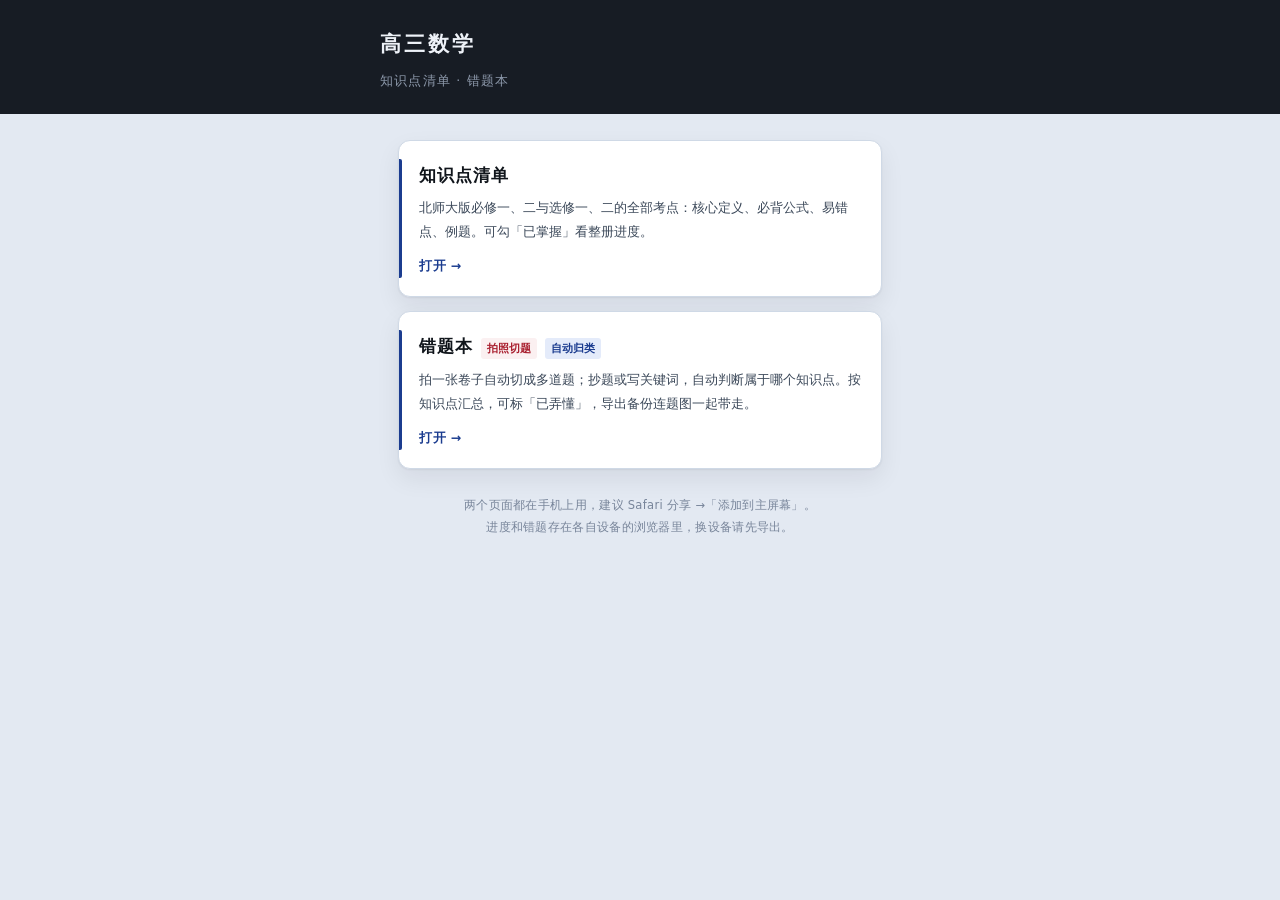
<file: index.html>
<!DOCTYPE html>
<html lang="zh-CN">
<head>
<meta charset="utf-8">
<meta name="viewport" content="width=device-width, initial-scale=1, viewport-fit=cover">
<meta name="theme-color" content="#171c24">
<title>高三数学 · 知识点与错题本</title>
<style>
  :root {
    --nav-bg:#171c24; --nav-text:#eef2f8; --nav-dim:#8d99ab;
    --page-bg:#e3e9f2; --panel:#fff; --panel-2:#f2f6fb;
    --line:#cfd9e6; --line-2:#e6ecf4;
    --ink:#10151b; --ink-2:#3b4859; --ink-3:#78859a;
    --blue:#2a56c6; --blue-deep:#1b3c8f; --blue-soft:#e4ebfa; --warn:#a91f2f;
    --serif:"Songti SC","Source Han Serif SC","Noto Serif SC",Georgia,serif;
    --sans:-apple-system,BlinkMacSystemFont,"PingFang SC","Hiragino Sans GB","Microsoft YaHei",system-ui,sans-serif;
  }
  * { box-sizing: border-box; -webkit-tap-highlight-color: transparent; }
  html, body { min-height: 100%; }
  body {
    margin: 0;
    min-height: 100vh;
    background: var(--page-bg);
    color: var(--ink);
    font: 15px/1.75 var(--sans);
    display: flex;
    flex-direction: column;
    align-items: center;
    padding-bottom: calc(36px + env(safe-area-inset-bottom));
    -webkit-font-smoothing: antialiased;
  }

  .nav {
    width: 100%;
    background: var(--nav-bg);
    padding: 26px 18px 22px;
    margin-bottom: 26px;
  }
  .nav-in { max-width: 520px; margin: 0 auto; }
  h1 {
    margin: 0;
    font-family: var(--serif);
    font-size: 21px;
    font-weight: 700;
    letter-spacing: 3px;
    color: var(--nav-text);
  }
  .nav p {
    margin: 7px 0 0;
    font-size: 12.5px;
    letter-spacing: 1.2px;
    color: var(--nav-dim);
  }

  .cards { width: 100%; max-width: 520px; padding: 0 18px; display: grid; gap: 14px; }

  a.card {
    display: block;
    text-decoration: none;
    color: inherit;
    background: var(--panel);
    border: 1px solid var(--line);
    border-radius: 12px;
    padding: 20px 20px 18px;
    position: relative;
    box-shadow: 0 1px 2px rgba(16,21,27,.06), 0 10px 24px rgba(16,21,27,.07);
    transition: transform .14s ease, box-shadow .14s ease;
  }
  a.card::before {
    content: "";
    position: absolute;
    left: 0; top: 18px; bottom: 18px;
    width: 3px;
    background: var(--blue-deep);
    border-radius: 0 2px 2px 0;
  }
  a.card:active { transform: scale(.995); }
  @media (hover:hover) {
    a.card:hover { box-shadow: 0 2px 4px rgba(16,21,27,.07), 0 16px 34px rgba(16,21,27,.1); transform: translateY(-1px); }
  }
  .card h2 {
    margin: 0 0 6px;
    font-family: var(--serif);
    font-size: 17px;
    font-weight: 700;
    letter-spacing: 1px;
    color: var(--ink);
    display: flex;
    align-items: baseline;
    gap: 8px;
    flex-wrap: wrap;
  }
  .card p { margin: 0; font-size: 13px; color: var(--ink-2); line-height: 1.8; }
  .card .go {
    display: inline-block;
    margin-top: 12px;
    font-size: 12.5px;
    letter-spacing: .5px;
    color: var(--blue-deep);
    font-weight: 600;
  }
  .tag {
    font-family: var(--sans);
    font-size: 10.5px;
    font-weight: 600;
    letter-spacing: 0;
    color: var(--blue-deep);
    background: var(--blue-soft);
    border-radius: 3px;
    padding: 1px 6px;
  }
  .tag.new { color: var(--warn); background: #fbf0f1; }

  footer {
    max-width: 520px;
    margin-top: 26px;
    padding: 0 22px;
    font-size: 11.5px;
    line-height: 1.9;
    letter-spacing: .3px;
    color: var(--ink-3);
    text-align: center;
  }
</style>
</head>
<body>

<div class="nav">
  <div class="nav-in">
    <h1>高三数学</h1>
    <p>知识点清单 · 错题本</p>
  </div>
</div>

<div class="cards">
  <a class="card" href="gaosan/">
    <h2>知识点清单</h2>
    <p>北师大版必修一、二与选修一、二的全部考点：核心定义、必背公式、易错点、例题。可勾「已掌握」看整册进度。</p>
    <span class="go">打开 →</span>
  </a>
  <a class="card" href="review/">
    <h2>错题本<span class="tag new">拍照切题</span><span class="tag">自动归类</span></h2>
    <p>拍一张卷子自动切成多道题；抄题或写关键词，自动判断属于哪个知识点。按知识点汇总，可标「已弄懂」，导出备份连题图一起带走。</p>
    <span class="go">打开 →</span>
  </a>
</div>

<footer>
  两个页面都在手机上用，建议 Safari 分享 →「添加到主屏幕」。<br>
  进度和错题存在各自设备的浏览器里，换设备请先导出。
</footer>

</body>
</html>
</file>
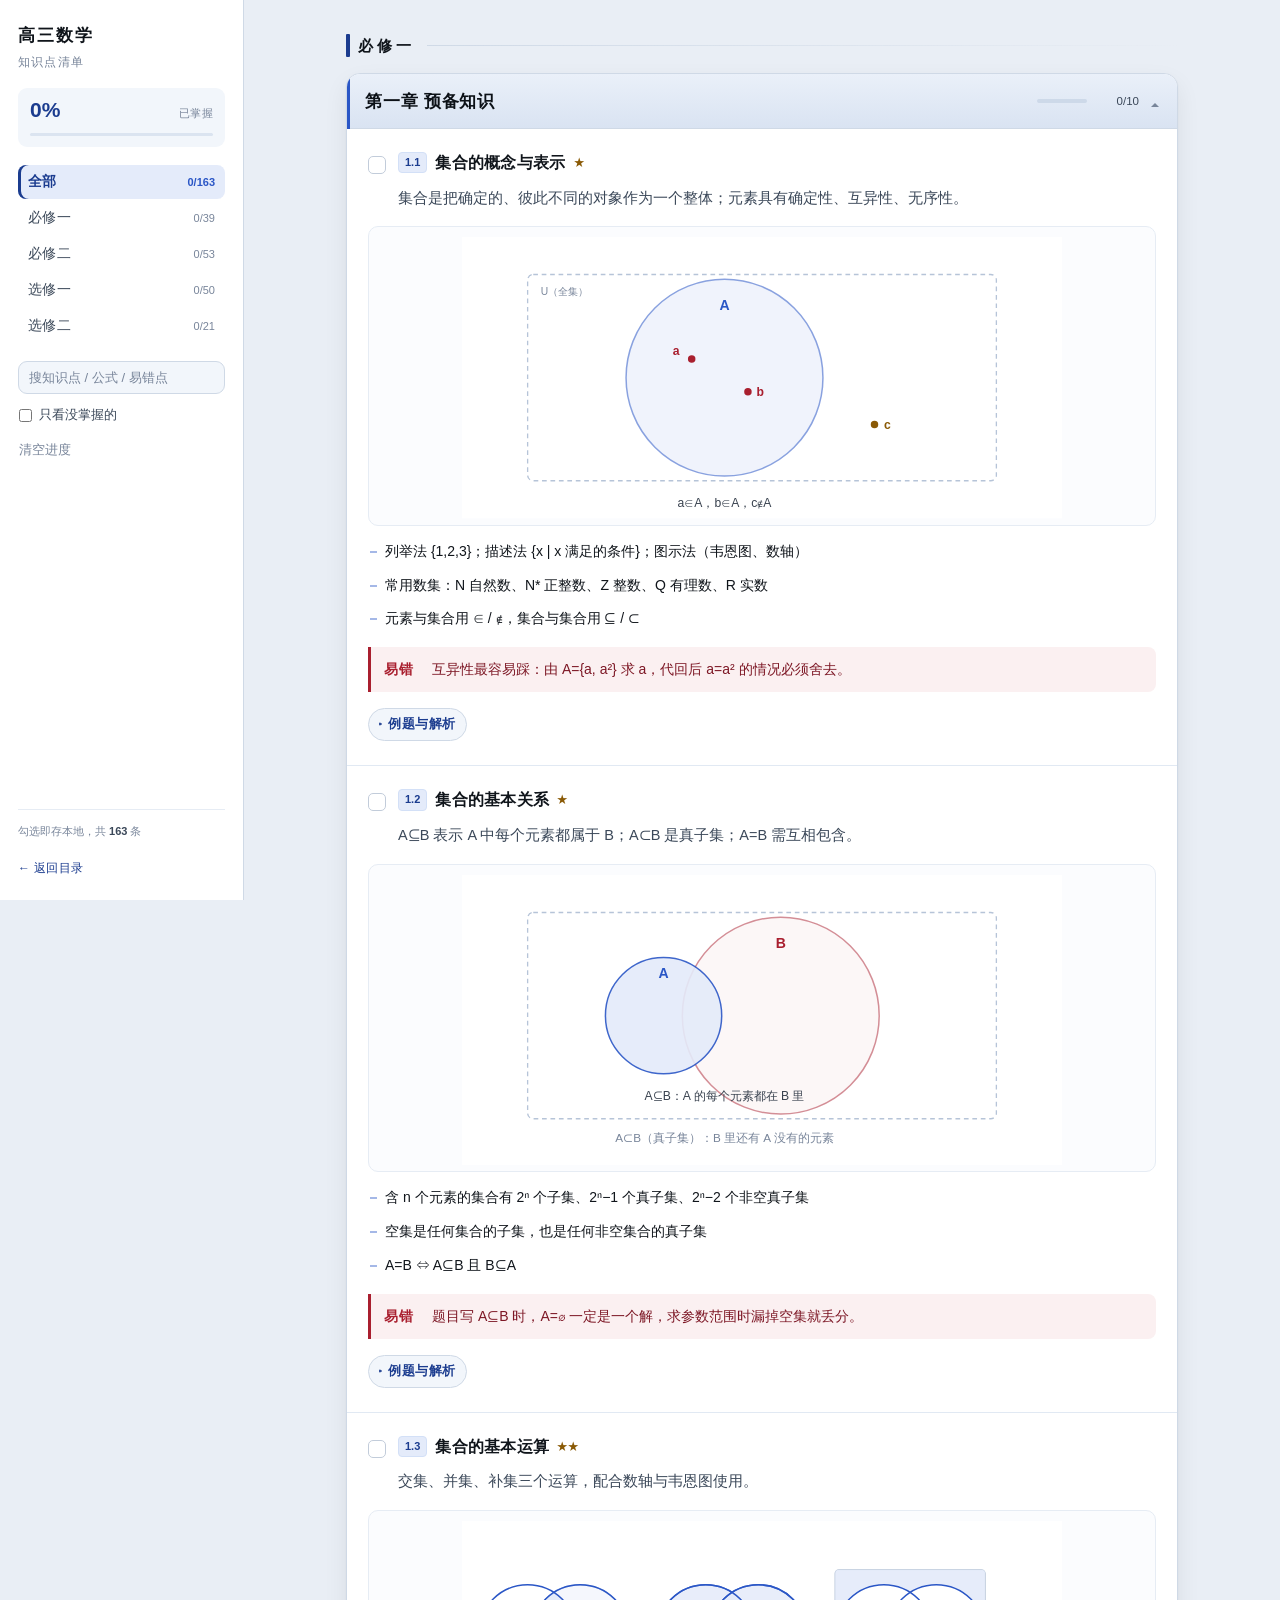
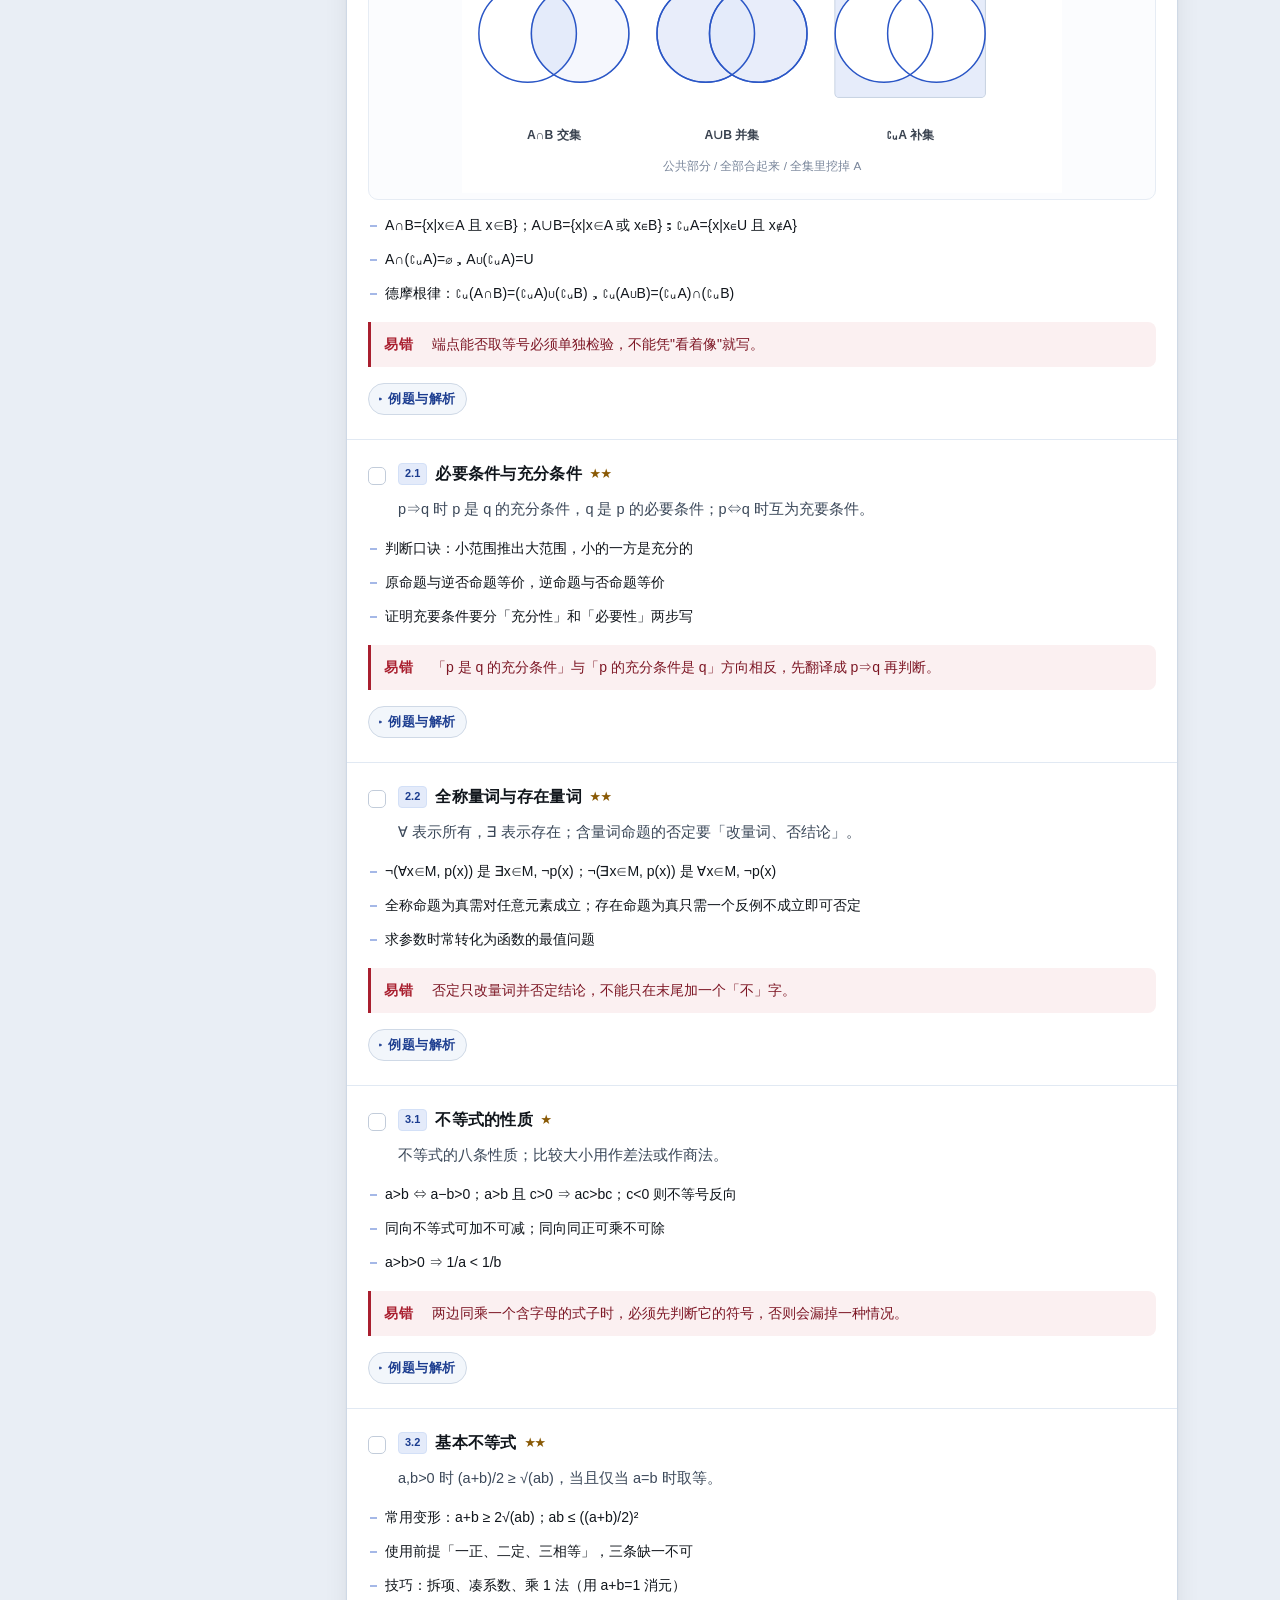
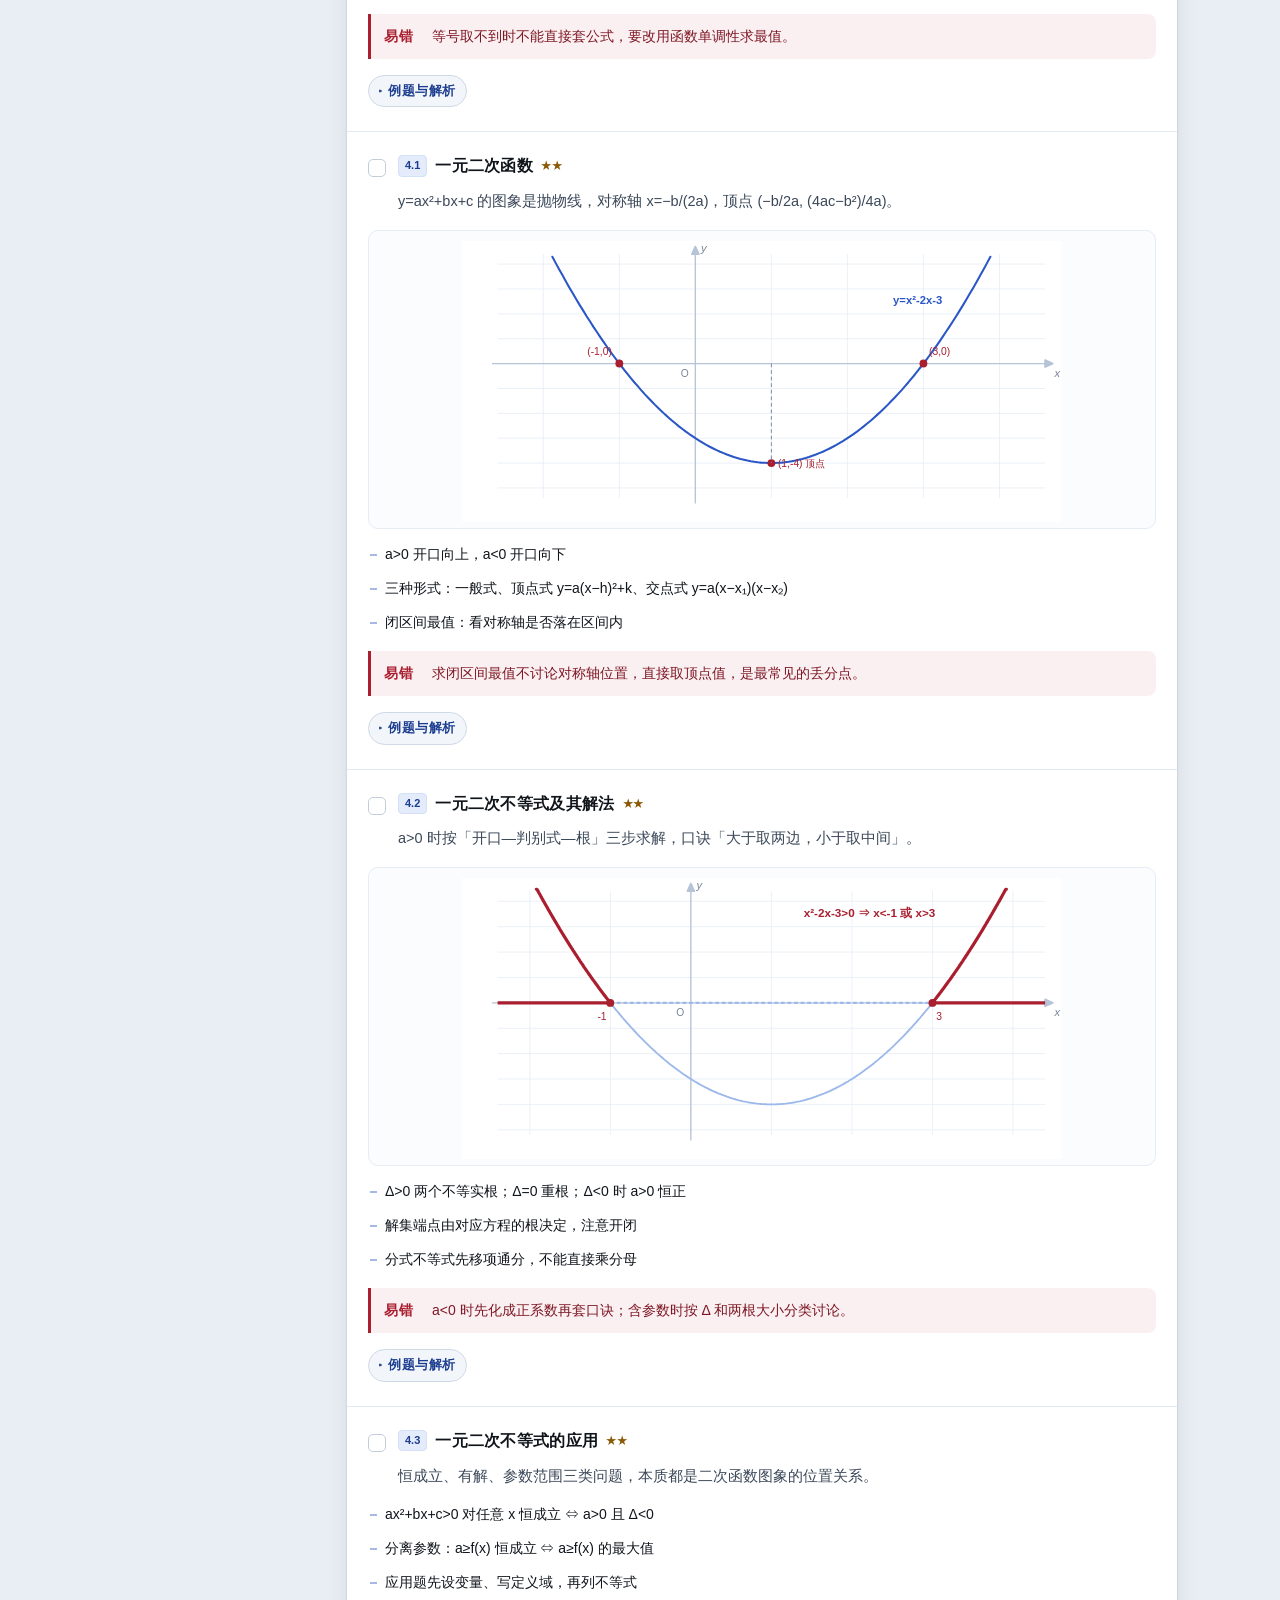
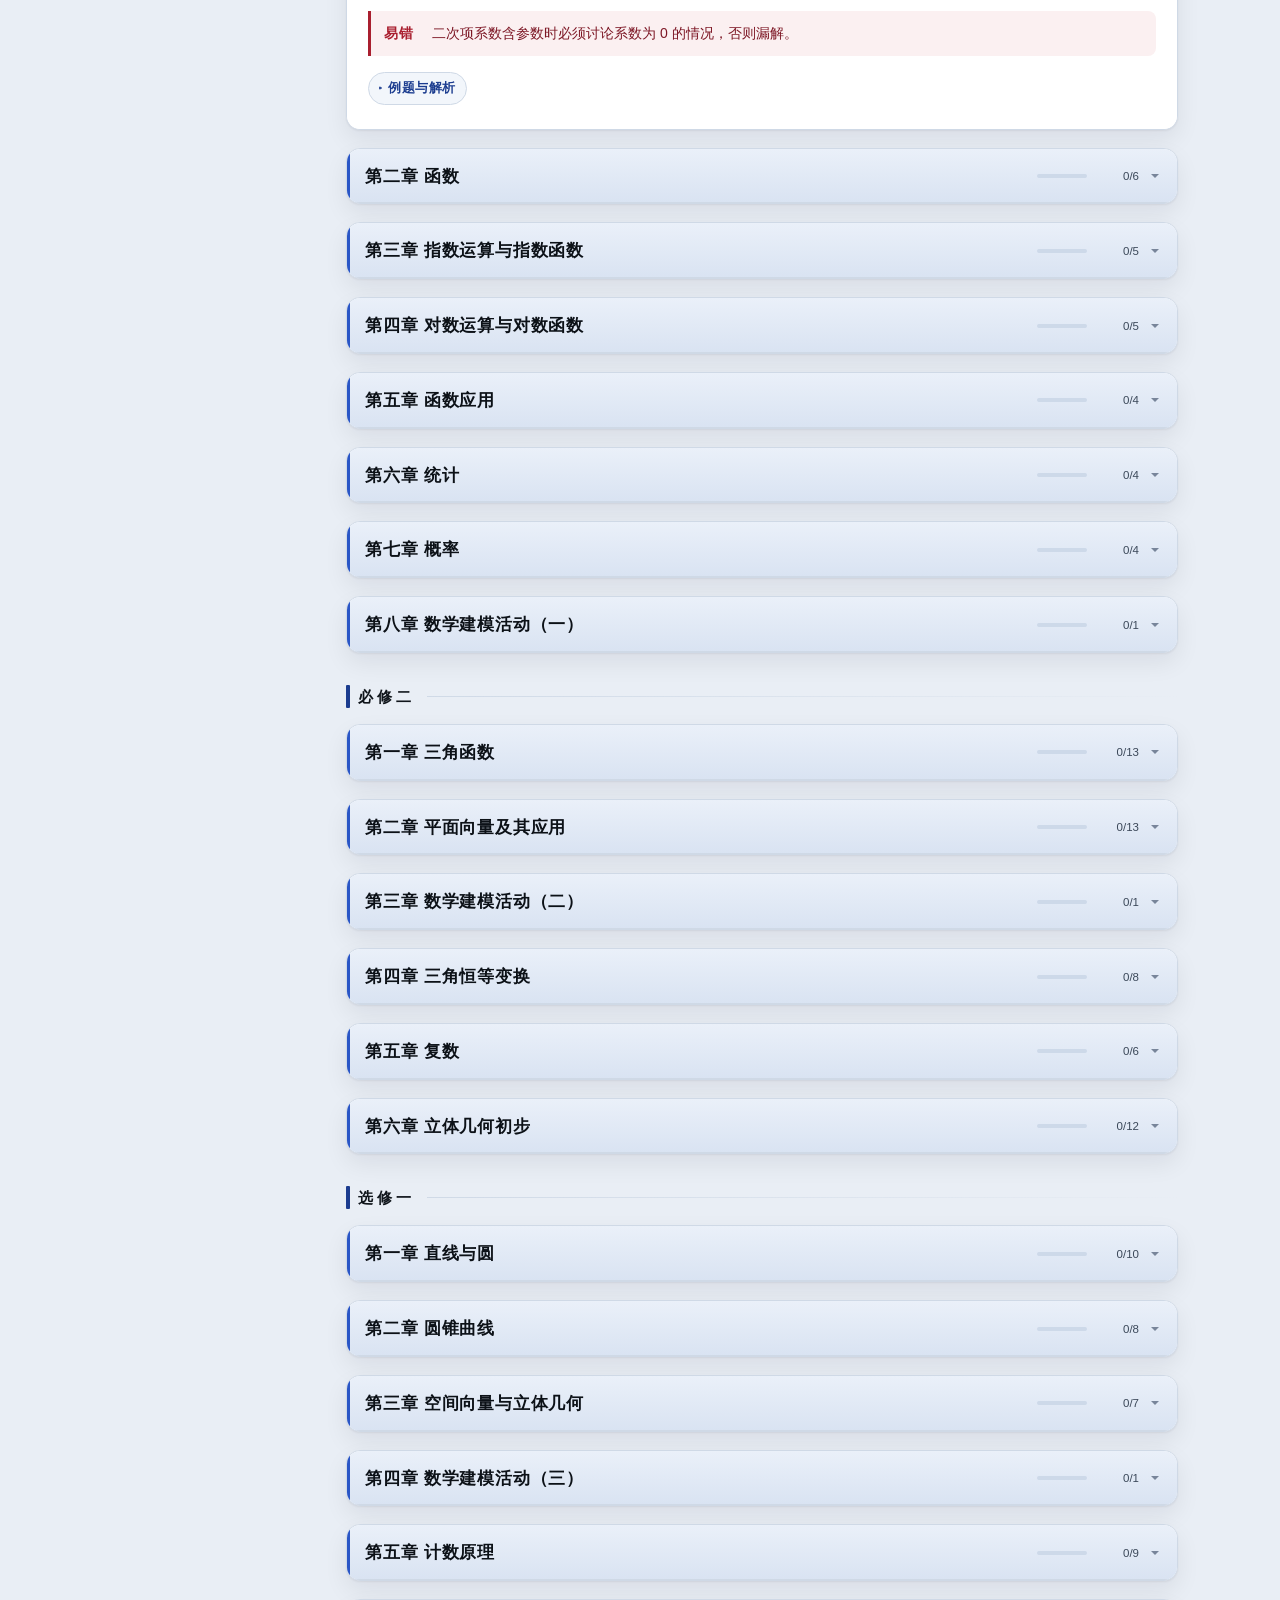
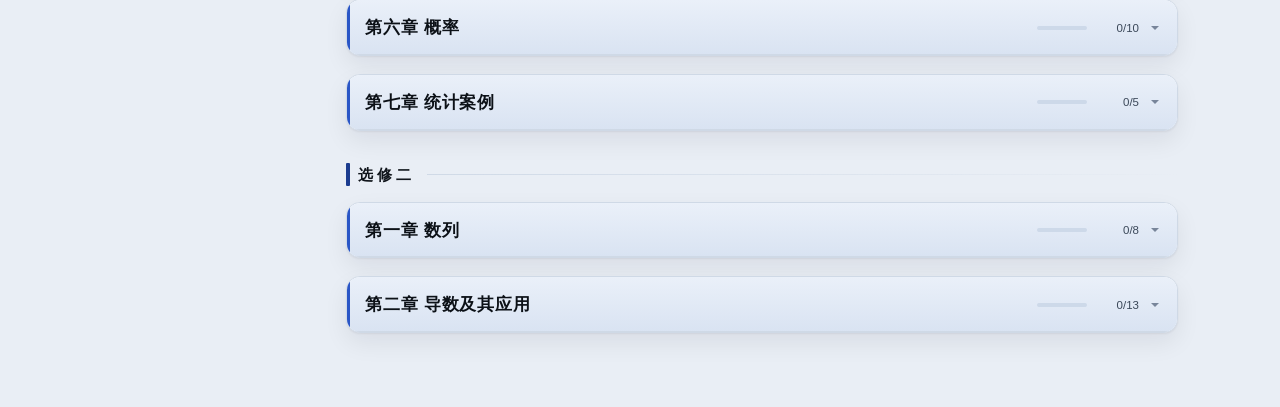
<file: gaosan/index.html>
<!DOCTYPE html>
<html lang="zh-CN">
<head>
<meta charset="utf-8" />
<meta name="viewport" content="width=device-width, initial-scale=1, viewport-fit=cover" />
<meta name="theme-color" content="#ffffff" />
<title>高三数学知识点清单</title>
<meta name="description" content="新高考数学全部模块知识点：核心结论、关键公式、易错提醒、典型例题。可勾选已掌握，自动记录进度。" />
<link rel="stylesheet" href="assets/style.css" />
</head>
<body>

<div class="shell">

  <aside class="side">
    <div class="side-top">
      <div class="side-head">
        <h1>高三数学</h1>
        <p>知识点清单</p>
      </div>

      <div class="prog">
        <div class="prog-top">
          <b id="pct">0%</b>
          <span>已掌握</span>
        </div>
        <div class="prog-bar" aria-hidden="true"><i id="bar"></i></div>
      </div>
    </div>

    <nav id="tabs" class="tabs no-anim"></nav>

    <div class="side-tools">
      <input id="q" type="search" placeholder="搜知识点 / 公式 / 易错点" autocomplete="off" />
      <label class="switch">
        <input id="onlyTodo" type="checkbox" />
        <span>只看没掌握的</span>
      </label>
      <button id="reset" class="ghost" type="button">清空进度</button>
    </div>

    <p class="side-foot">勾选即存本地，共 <b id="total">0</b> 条</p>
    <a class="side-link" href="../">← 返回目录</a>
  </aside>

  <main id="list"></main>

</div>

<script src="assets/data.js"></script>
<script src="assets/fig.js"></script>
<script src="assets/app.js"></script>
</body>
</html>
</file>
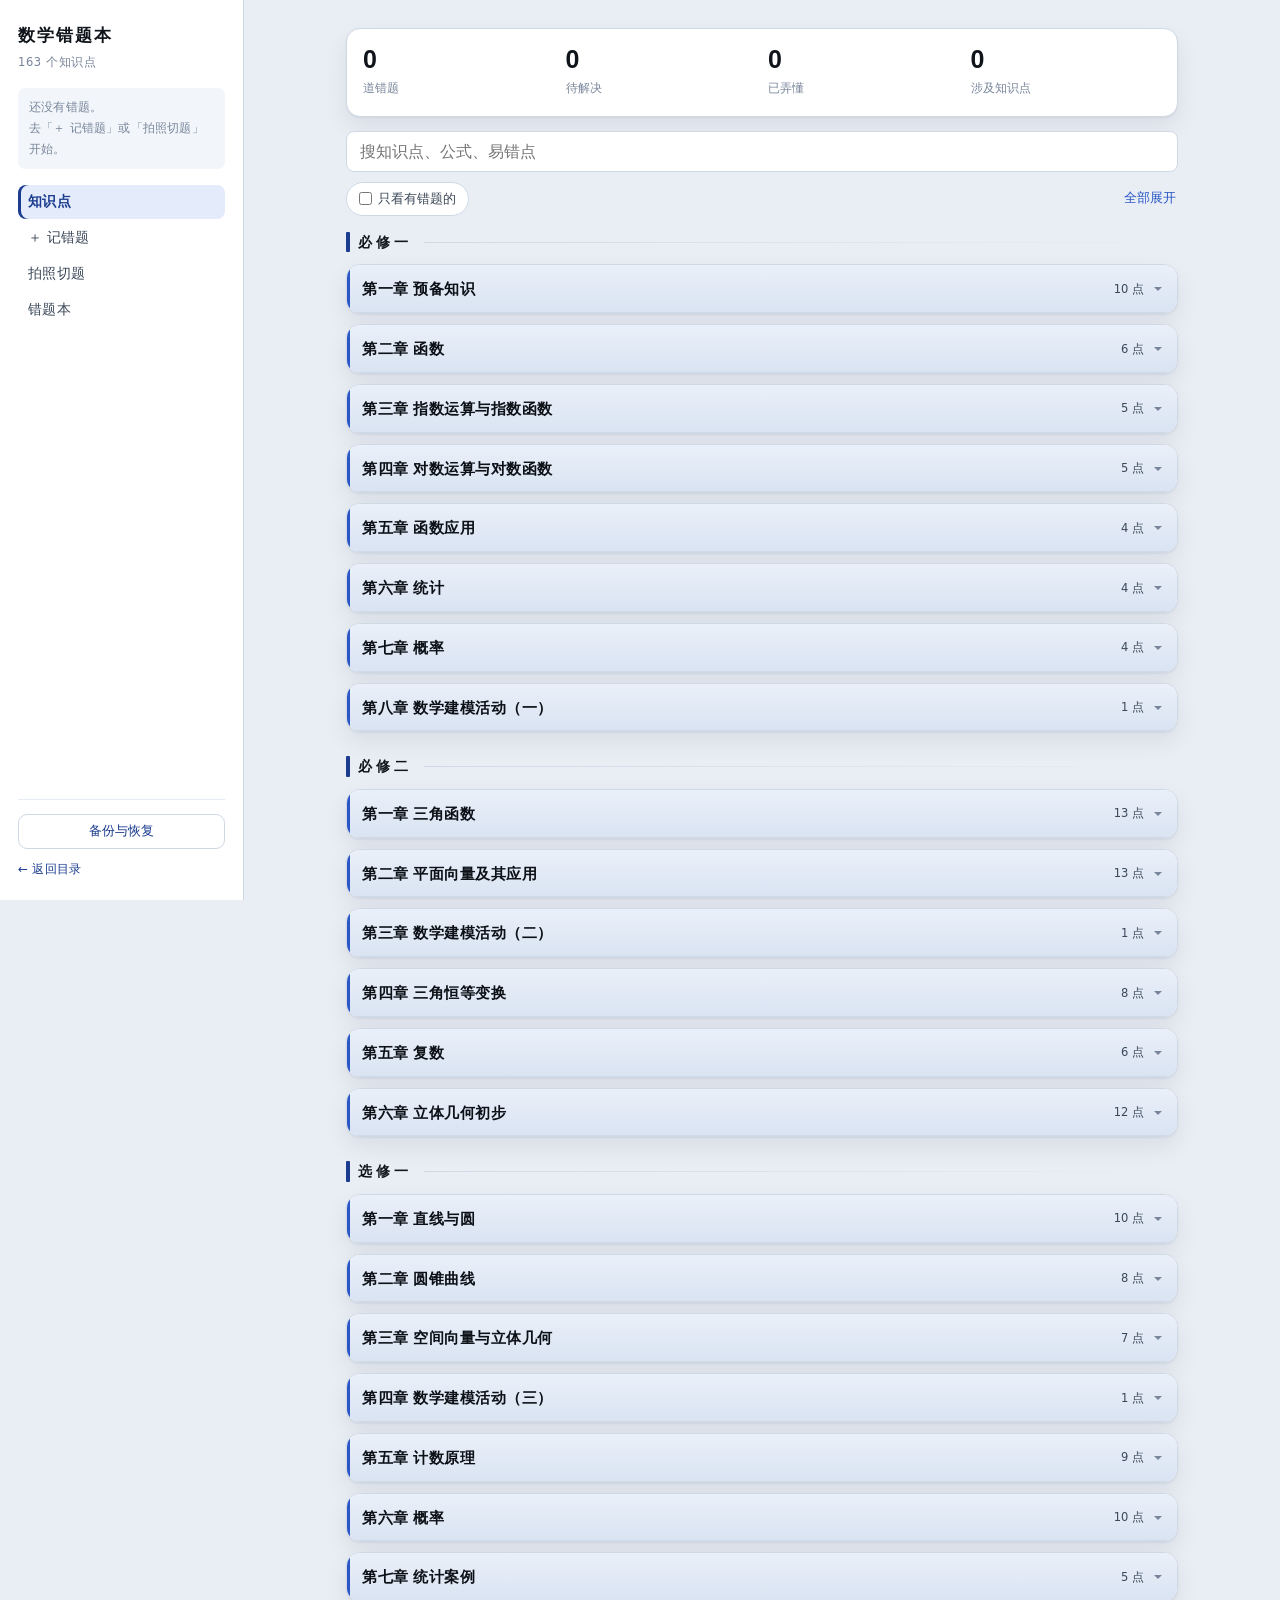
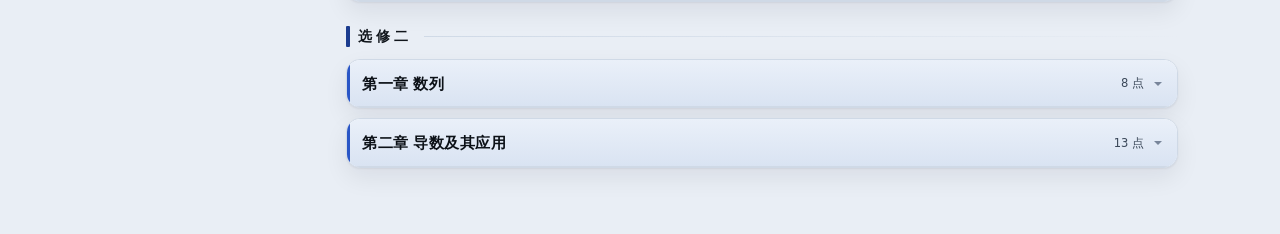
<file: review/index.html>
<!DOCTYPE html>
<html lang="zh-CN">
<head>
<meta charset="utf-8">
<meta name="viewport" content="width=device-width, initial-scale=1, viewport-fit=cover">
<meta name="theme-color" content="#ffffff">
<meta name="description" content="高三数学错题本：拍一张卷子自动切成多道题，每题归到对应知识点，导出备份带题图。">
<title>数学错题本 · 高三复习</title>
<link rel="stylesheet" href="assets/style.css">
</head>
<body>

<div class="shell">

  <aside class="side">
    <div class="side-head">
      <h1>数学错题本</h1>
      <p id="sub">高三</p>
    </div>

    <p class="statline" id="statline"></p>

    <nav class="tabs no-anim" id="tabs">
      <button class="tab on" type="button" data-view="kp">知识点</button>
      <button class="tab" type="button" data-view="add">＋ 记错题</button>
      <button class="tab" type="button" data-view="scan">拍照切题</button>
      <button class="tab" type="button" data-view="list">错题本<i class="dot" id="cntList"></i></button>
    </nav>

    <div class="side-bottom">
      <button class="ghost" id="btnBackup" type="button">备份与恢复</button>
      <a class="side-link" href="../">← 返回目录</a>
    </div>
  </aside>

  <main>

    <!-- ========== 概览 / 知识点分类 ========== -->
    <section class="view" id="view-kp">
      <div class="overview" id="overview"></div>

      <div class="searchbar">
        <input id="q" type="search" placeholder="搜知识点、公式、易错点" autocomplete="off">
      </div>

      <div class="chips">
        <label class="chip"><input type="checkbox" id="onlyWrong"> 只看有错题的</label>
        <button class="chip-btn" type="button" id="toggleAll">全部展开</button>
      </div>

      <div id="kpList"></div>
    </section>

    <!-- ========== 手动记一道错题 ========== -->
    <section class="view hide" id="view-add">
      <form id="addForm" autocomplete="off">
        <label class="field">
          <span class="lab">题干 <b class="req">*</b></span>
          <textarea id="fQ" rows="5" placeholder="把题目抄进来，或只写「我错在哪」：&#10;例：已知 f(x)=x³−3x²+2，求单调区间与极值"></textarea>
        </label>

        <div class="sug-box" id="sugBox" hidden>
          <p class="sug-head">自动判断属于（点一个确认，可改）</p>
          <div class="sug-list" id="sugList"></div>
        </div>

        <label class="field">
          <span class="lab">归属知识点</span>
          <select id="fKp"></select>
        </label>

        <div class="field">
          <span class="lab">错在哪</span>
          <div class="why-list" id="whyList"></div>
        </div>

        <div class="field">
          <span class="lab">来源</span>
          <input id="fSrc" placeholder="2026 一模 / 五三 P32 / 周测三" type="text">
        </div>

        <label class="field">
          <span class="lab">备注</span>
          <input id="fNote" placeholder="当时卡在哪一步（可选）" type="text">
        </label>

        <button class="primary" type="submit">存进错题本</button>
        <p class="tip">错题只存在这台设备的浏览器里。换手机或清缓存前，用左下角「备份与恢复」先导出（导出文件带题图）。</p>
      </form>
    </section>

    <!-- ========== 拍照切题 ========== -->
    <section class="view hide" id="view-scan">

      <div class="panel">
        <p class="panel-h">拍整张卷子，按空行自动切题</p>
        <label class="drop" for="fImgs">
          <b>选图片 / 拍照</b>
          <span>可一次选多张；正着拍、光线均匀，切得最准</span>
        </label>
        <input id="fImgs" type="file" accept="image/*" multiple hidden>
        <label class="field" style="margin:14px 0 0">
          <span class="lab">这批题的来源（可选，存的时候一起记）</span>
          <input id="scanSrc" type="text" placeholder="2026 一模 / 五三 P32 / 周测三">
        </label>
        <p class="tip">切得不准，用题块右上角的「合并 / 拆开」微调。图片只保存在这台设备。</p>
      </div>

      <div class="panel">
        <p class="panel-h">有电子版文字？直接粘进来</p>
        <textarea id="fWhole" rows="4" placeholder="把整卷文字粘进来，按「1. 2. 3.」自动切题，归类也更准"></textarea>
        <button class="ghost" id="btnSplitText" type="button" style="margin:10px 0 0">按题号切分</button>
      </div>

      <div class="scan-note" id="scanNote" hidden>
        <span>切出来的每道题，填一句题干关键词就能自动归类；留空就手动选知识点。</span>
      </div>

      <div id="scanList"></div>

      <button class="primary" id="btnSaveAll" type="button" style="display:none">全部存进错题本</button>
    </section>

    <!-- ========== 错题本 ========== -->
    <section class="view hide" id="view-list">
      <div class="searchbar">
        <input id="q2" type="search" placeholder="搜题干、备注" autocomplete="off">
      </div>
      <div class="chips">
        <label class="chip"><input type="checkbox" id="onlyTodo"> 只看待解决</label>
        <select id="fKpFilter" class="mini-select"></select>
      </div>
      <div id="misList"></div>
    </section>

  </main>

</div>

<!-- 知识点详情抽屉 -->
<div class="sheet" id="sheet" hidden>
  <div class="sheet-mask" data-close="1"></div>
  <div class="sheet-body" id="sheetBody" role="dialog" aria-modal="true"></div>
</div>

<!-- 备份弹窗 -->
<div class="modal" id="modal" hidden>
  <div class="modal-in" role="dialog" aria-modal="true">
    <h2>备份与恢复</h2>
    <p class="muted">错题、进度和题图都只存在这台设备里。<b>换手机、清缓存、换浏览器之前，一定要先导出。</b></p>
    <button class="primary" type="button" id="btnExport">导出 JSON（含题图）</button>
    <button class="ghost" type="button" id="btnImport">从文件导入</button>
    <input type="file" id="fileIn" accept=".json,application/json" hidden>
    <div id="importBar" class="import-bar" hidden></div>
    <p class="tip">题图以 base64 存在 JSON 里，文件会比较大（每张约 0.2–0.6 MB）。导入时图片会一起还原。</p>
    <div class="danger-zone">
      <button class="danger" type="button" id="btnClear">清空全部错题</button>
    </div>
    <button class="ghost" type="button" id="btnCloseModal">关闭</button>
  </div>
</div>

<!-- 图片放大 -->
<div class="zoom" id="zoom" hidden><img id="zoomImg" alt=""></div>

<script src="assets/data.js"></script>
<script src="assets/fig.js"></script>
<script src="assets/classify.js"></script>
<script src="assets/app.js"></script>
</body>
</html>
</file>
<file: gaosan/assets/style.css>
/* 高三数学知识点清单
   布局：左侧白色导航栏 + 右侧灰底内容区，内容按「册 → 章 → 节」三级排。
   层次：白侧栏 / 冷灰底 / 白章框，章头浅蓝渐变压一层。标题衬线，正文无衬线。 */
:root {
  /* 底色 */
  --page-bg: #e9eef5;
  --side-bg: #ffffff;
  --panel: #ffffff;
  --panel-2: #f2f6fb;
  --panel-3: #e4ecf6;

  /* 分隔 */
  --line: #cfd9e6;
  --line-2: #e6ecf4;

  /* 文字 */
  --ink: #10151b;
  --ink-2: #3b4859;
  --ink-3: #78859a;

  /* 强调 */
  --blue: #2a56c6;
  --blue-deep: #1b3c8f;
  --blue-soft: #e4ebfa;
  --ok: #0b6b45;
  --warn: #a91f2f;
  --warn-soft: #fbf0f1;
  --star: #8a5a06;

  --radius: 14px;
  --side-w: 244px;

  --shadow-sm: 0 1px 2px rgba(16, 21, 27, 0.04);
  --shadow: 0 1px 3px rgba(16, 21, 27, 0.05), 0 8px 20px rgba(16, 21, 27, 0.045);

  --font: -apple-system, BlinkMacSystemFont, "PingFang SC", "Hiragino Sans GB",
          "Microsoft YaHei", "Segoe UI", sans-serif;
  --font-display: "PingFang SC", "Hiragino Sans GB", -apple-system,
                  BlinkMacSystemFont, "Microsoft YaHei", sans-serif;
}

* { box-sizing: border-box; -webkit-tap-highlight-color: transparent; }

html { -webkit-text-size-adjust: 100%; }

body {
  margin: 0;
  background: var(--page-bg);
  color: var(--ink);
  font-family: var(--font);
  font-size: 15px;
  line-height: 1.8;
  -webkit-font-smoothing: antialiased;
}

/* ---------- 骨架 ---------- */
.shell { display: flex; align-items: flex-start; min-height: 100vh; }

.side {
  position: sticky;
  top: 0;
  flex: 0 0 var(--side-w);
  width: var(--side-w);
  height: 100vh;
  display: flex;
  flex-direction: column;
  gap: 18px;
  padding: 24px 18px 20px;
  background: var(--side-bg);
  border-right: 1px solid var(--line);
  overflow-y: auto;
  scrollbar-width: thin;
}

.side-top { display: flex; flex-direction: column; gap: 16px; }

.side-head h1 {
  margin: 0;
  font-family: var(--font-display);
  font-size: 17px;
  font-weight: 600;
  letter-spacing: 2px;
  color: var(--ink);
  line-height: 1.4;
}
.side-head p {
  margin: 4px 0 0;
  font-size: 11.5px;
  letter-spacing: 1.2px;
  color: var(--ink-3);
}

/* 进度 */
.prog {
  background: var(--panel-2);
  border-radius: 9px;
  padding: 10px 12px 11px;
}
.prog-top { display: flex; align-items: baseline; justify-content: space-between; gap: 8px; }
.prog-top b {
  font-family: var(--font-display);
  font-size: 21px;
  line-height: 1.1;
  color: var(--blue-deep);
  font-variant-numeric: tabular-nums;
}
.prog-top span { font-size: 11px; color: var(--ink-3); letter-spacing: 0.3px; }
.prog-bar {
  height: 3px;
  margin-top: 9px;
  background: #dbe4f0;
  border-radius: 99px;
  overflow: hidden;
}
.prog-bar i {
  display: block;
  height: 100%;
  width: 0;
  background: linear-gradient(90deg, #2a56c6, #6d95e8);
  border-radius: 99px;
  transition: width 0.3s ease;
}

/* 左侧导航 */
.tabs { position: relative; display: flex; flex-direction: column; gap: 2px; }

/* 滑块：跟着选中项滑动，位置由 JS 写 transform */
.thumb {
  position: absolute;
  left: 0;
  top: 0;
  width: 100%;
  height: 0;
  border-radius: 8px;
  background: var(--blue-soft);
  box-shadow: inset 3px 0 0 var(--blue-deep);
  opacity: 0;
  pointer-events: none;
  transition: transform 0.34s cubic-bezier(0.22, 0.7, 0.28, 1),
              height 0.24s cubic-bezier(0.22, 0.7, 0.28, 1),
              width 0.24s cubic-bezier(0.22, 0.7, 0.28, 1),
              opacity 0.2s ease;
}
.tabs.no-anim .thumb { transition: none; }

.tab {
  position: relative;
  display: flex;
  align-items: center;
  justify-content: space-between;
  gap: 8px;
  width: 100%;
  padding: 8px 10px;
  border: 0;
  border-radius: 8px;
  background: transparent;
  font-family: inherit;
  font-size: 13.5px;
  letter-spacing: 0.3px;
  color: var(--ink-2);
  text-align: left;
  cursor: pointer;
  transition: color 0.14s ease;
}
.tab:hover { background: var(--panel-2); }
.tab[aria-selected="true"] {
  background: transparent;
  color: var(--blue-deep);
  font-weight: 600;
}
.tab[aria-selected="true"]:hover { background: transparent; }
.tab[aria-selected="true"]::before { display: none; }
.tab .n {
  font-size: 11px;
  color: var(--ink-3);
  font-variant-numeric: tabular-nums;
  letter-spacing: 0;
}
.tab[aria-selected="true"] .n { color: var(--blue); }

/* 侧栏工具 */
.side-tools { display: flex; flex-direction: column; gap: 8px; }

.side-tools input[type="search"] {
  width: 100%;
  font-family: inherit;
  font-size: 13px;
  color: var(--ink);
  background: var(--panel-2);
  border: 1px solid var(--line);
  border-radius: 9px;
  padding: 8px 10px;
  outline: none;
  transition: background 0.15s ease, border-color 0.15s ease, box-shadow 0.15s ease;
}
.side-tools input[type="search"]::placeholder { color: var(--ink-3); }
.side-tools input[type="search"]:focus {
  background: #fff;
  border-color: var(--blue);
  box-shadow: 0 0 0 3px rgba(42, 86, 198, 0.12);
}

.switch {
  display: flex;
  align-items: center;
  gap: 7px;
  font-size: 12.5px;
  color: var(--ink-2);
  cursor: pointer;
  padding: 2px 1px;
}
.switch input { accent-color: var(--blue); margin: 0; }

/* 清空进度：做成一行小字，不用按钮框，保持侧栏干净 */
.ghost {
  font-family: inherit;
  font-size: 12.5px;
  color: var(--ink-3);
  background: transparent;
  border: 0;
  padding: 5px 1px;
  cursor: pointer;
  text-align: left;
  transition: color 0.14s ease;
}
.ghost:hover { color: var(--warn); }

.side-foot {
  margin: auto 0 0;
  font-size: 11px;
  line-height: 1.7;
  color: var(--ink-3);
  padding-top: 12px;
  border-top: 1px solid var(--line-2);
}
.side-foot b { color: var(--ink-2); font-variant-numeric: tabular-nums; }

.side-link {
  font-size: 12px;
  color: var(--blue-deep);
  text-decoration: none;
  letter-spacing: 0.3px;
}
.side-link:hover { text-decoration: underline; }

/* ---------- 内容区 ---------- */
main {
  flex: 1;
  min-width: 0;
  max-width: 900px;
  margin: 0 auto;
  padding: 30px 34px 56px;
}

/* 换册时的内容过渡：淡出下移 → 重绘 → 淡入 */
#list {
  transition: opacity 0.19s ease, transform 0.24s cubic-bezier(0.22, 0.7, 0.28, 1);
}
#list.leaving { opacity: 0; transform: translateY(9px); }
#list.entering { opacity: 0; transform: translateY(-7px); transition: none; }

@media (prefers-reduced-motion: reduce) {
  .thumb, #list, .chap-body, .caret { transition: none !important; }
}

/* 册标题：衬线 + 竖向色条 + 延伸横线 */
.book-title {
  display: flex;
  align-items: center;
  gap: 12px;
  margin: 30px 0 14px;
  padding-left: 12px;
  position: relative;
  font-family: var(--font-display);
  font-size: 15px;
  font-weight: 600;
  letter-spacing: 4px;
  color: var(--ink);
}
.book-title::before {
  content: "";
  position: absolute;
  left: 0;
  top: 2px;
  bottom: 2px;
  width: 4px;
  background: var(--blue-deep);
  border-radius: 1px;
}
.book-title:first-child { margin-top: 2px; }
.book-title::after {
  content: "";
  flex: 1;
  height: 1px;
  background: linear-gradient(90deg, var(--line), transparent);
}

/* 章 = 一个白框，浮在灰底上 */
.chap {
  background: var(--panel);
  border: 1px solid var(--line);
  border-radius: var(--radius);
  margin-bottom: 18px;
  box-shadow: 0 1px 2px rgba(16, 21, 27, 0.06), 0 10px 24px rgba(16, 21, 27, 0.07);
  overflow: hidden;
}

.chap-head {
  display: flex;
  align-items: center;
  gap: 12px;
  width: 100%;
  padding: 15px 18px;
  border: 0;
  background: linear-gradient(180deg, #eaf0f9 0%, #d9e3f2 100%);
  box-shadow: inset 3px 0 0 var(--blue), inset 0 -1px 0 var(--line);
  font-family: inherit;
  text-align: left;
  cursor: pointer;
  color: var(--ink);
  transition: background 0.15s ease;
}
.chap-head:active { background: #d8e2f1; }

.chap-name {
  flex: 1;
  font-family: var(--font-display);
  font-size: 16.5px;
  font-weight: 600;
  line-height: 1.5;
  letter-spacing: 0.8px;
  color: #0c1117;
}

.chap-bar {
  flex: 0 0 auto;
  width: 50px;
  height: 4px;
  background: #cdd9e9;
  border-radius: 99px;
  overflow: hidden;
}
.chap-bar i {
  display: block;
  height: 100%;
  background: var(--ok);
  border-radius: 99px;
  transition: width 0.2s ease;
}

.chap-prog {
  flex: 0 0 auto;
  min-width: 40px;
  text-align: right;
  font-size: 11.5px;
  color: var(--ink-2);
  font-variant-numeric: tabular-nums;
}

.caret {
  flex: 0 0 auto;
  width: 0;
  height: 0;
  border: 4.5px solid transparent;
  border-top-color: var(--ink-3);
  margin-top: 4px;
  transition: transform 0.2s ease;
}
.chap.open .caret { transform: rotate(180deg); }

/* 章折叠：0fr → 1fr 可动画，不用 JS 量高度 */
.chap-body {
  display: grid;
  grid-template-rows: 0fr;
  background: var(--panel);
  transition: grid-template-rows 0.36s cubic-bezier(0.22, 0.7, 0.28, 1);
}
.chap-inner { overflow: hidden; min-height: 0; }
.chap.open .chap-body { grid-template-rows: 1fr; }

/* 框内知识点：连续排版，只靠分割线和留白 */
.card {
  padding: 22px 21px 24px;
  border-top: 1px solid #e1e9f3;
  transition: opacity 0.2s ease, background 0.2s ease;
}
.card:first-child { border-top: 0; }
.card.done { opacity: 0.52; background: #fcfdfe; }

.card-head {
  display: flex;
  align-items: flex-start;
  gap: 12px;
}

/* 勾选 */
.check {
  flex: 0 0 auto;
  width: 18px;
  height: 18px;
  margin-top: 5px;
  border: 1.5px solid #c2ccda;
  border-radius: 5px;
  background: #fff;
  cursor: pointer;
  position: relative;
  padding: 0;
  transition: background 0.15s ease, border-color 0.15s ease, box-shadow 0.15s ease;
}
.check:hover { border-color: var(--blue); }
.check::after {
  content: "";
  position: absolute;
  left: 4.5px;
  top: 1.5px;
  width: 6px;
  height: 10px;
  border-right: 2px solid #fff;
  border-bottom: 2px solid #fff;
  transform: rotate(42deg) scale(0);
  transition: transform 0.15s ease;
}
.card.done .check {
  background: var(--ok);
  border-color: var(--ok);
}
.card.done .check::after { transform: rotate(42deg) scale(1); }

.title-wrap { flex: 1; min-width: 0; }

/* 知识点标题 */
.t {
  font-size: 15.5px;
  font-weight: 650;
  line-height: 1.6;
  letter-spacing: 0.3px;
  color: var(--ink);
}

.t .stars {
  font-style: normal;
  font-size: 10px;
  letter-spacing: 0.5px;
  color: var(--star);
  margin-left: 8px;
  vertical-align: 2px;
}

/* 编号：方角标签，正式感强于圆角 */
.t .num {
  display: inline-block;
  font-size: 11px;
  font-weight: 700;
  font-family: var(--font);
  color: var(--blue-deep);
  background: var(--blue-soft);
  border: 1px solid #d3e0f7;
  border-radius: 4px;
  padding: 1px 6px;
  margin-right: 8px;
  vertical-align: 2px;
  font-variant-numeric: tabular-nums;
  letter-spacing: 0;
}

.core {
  margin: 9px 0 0;
  font-size: 14.5px;
  line-height: 1.85;
  color: var(--ink-2);
}

/* 公式 / 要点 */
.keys {
  margin: 13px 0 0;
  padding: 0;
  list-style: none;
}
.keys li {
  position: relative;
  padding-left: 17px;
  margin-bottom: 8px;
  font-size: 14px;
  line-height: 1.85;
  color: var(--ink);
  overflow-wrap: break-word;
}
.keys li:last-child { margin-bottom: 0; }
.keys li::before {
  content: "";
  position: absolute;
  left: 2px;
  top: 12px;
  width: 7px;
  height: 2px;
  background: var(--blue);
  opacity: 0.42;
}

/* 易错：左侧标尺线 */
.trap {
  margin: 15px 0 0;
  padding: 10px 14px 10px 13px;
  border-left: 3px solid var(--warn);
  background: var(--warn-soft);
  font-size: 14px;
  line-height: 1.8;
  color: #7d1725;
  border-radius: 0 8px 8px 0;
}
.trap b {
  font-weight: 700;
  color: var(--warn);
  margin-right: 5px;
  letter-spacing: 0.5px;
}

/* 例题：做成可点的标签块，而不是一行小字 */
.eg {
  margin: 16px 0 0;
  font-size: 13.5px;
}
.eg summary {
  display: inline-flex;
  align-items: center;
  gap: 5px;
  cursor: pointer;
  color: var(--blue-deep);
  font-size: 12.5px;
  font-weight: 600;
  letter-spacing: 0.4px;
  padding: 4px 11px 4px 9px;
  list-style: none;
  background: var(--panel-2);
  border: 1px solid var(--line);
  border-radius: 99px;
  transition: background 0.15s ease, border-color 0.15s ease;
}
.eg summary:hover { background: var(--panel-3); border-color: #bccde6; }
.eg summary::-webkit-details-marker { display: none; }
.eg summary::before {
  content: "▸";
  font-size: 9px;
  line-height: 1;
}
.eg[open] summary::before { content: "▾"; }
.eg[open] summary { background: var(--blue-soft); border-color: #c3d4f2; }
.eg-body {
  margin-top: 9px;
  padding: 13px 15px;
  background: var(--panel-2);
  border: 1px solid var(--line-2);
  border-radius: 9px;
  line-height: 1.85;
}
.eg-body .q { color: var(--ink); margin-bottom: 8px; }
.eg-body .a {
  color: var(--ok);
  padding-top: 8px;
  border-top: 1px dashed var(--line);
}

.empty {
  text-align: center;
  color: var(--ink-3);
  font-size: 14px;
  padding: 56px 20px;
  background: var(--panel);
  border: 1px dashed var(--line);
  border-radius: var(--radius);
}

mark {
  background: #fff0a8;
  color: inherit;
  border-radius: 2px;
  padding: 0 1px;
}

/* ---------- 窄屏：侧栏变顶部 ---------- */
@media (max-width: 860px) {
  .shell { display: block; }

  .side {
    position: static;
    width: auto;
    height: auto;
    flex-direction: column;
    gap: 12px;
    padding: 16px 14px 13px;
    border-right: 0;
    border-bottom: 1px solid var(--line);
    overflow: visible;
  }

  .side-head { display: flex; align-items: baseline; gap: 10px; }
  .side-head h1 { font-size: 16px; letter-spacing: 1.5px; }
  .side-head p { margin: 0; }

  .side-top { flex-direction: row; align-items: baseline; justify-content: space-between; gap: 12px; }
  .prog { padding: 0; background: transparent; }
  .prog-top b { font-size: 15px; }
  .prog-top span { display: none; }
  .prog-bar { display: none; }

  .tabs {
    flex-direction: row;
    gap: 6px;
    overflow-x: auto;
    scrollbar-width: none;
  }
  .tabs::-webkit-scrollbar { display: none; }
  .tab {
    width: auto;
    flex: 0 0 auto;
    white-space: nowrap;
    gap: 5px;
    padding: 5px 12px;
    border: 1px solid var(--line);
    border-radius: 99px;
    background: var(--panel);
    font-size: 12.5px;
  }
  .tab[aria-selected="true"] {
    background: transparent;
    border-color: var(--blue-deep);
    color: #fff;
  }
  .thumb {
    border-radius: 99px;
    background: var(--blue-deep);
    box-shadow: none;
  }
  .tab[aria-selected="true"]::before { display: none; }
  .tab[aria-selected="true"] .n { color: rgba(255, 255, 255, 0.7); }

  .side-tools { flex-direction: row; flex-wrap: wrap; align-items: center; gap: 8px; }
  .side-tools input[type="search"] { flex: 1 1 100%; }
  .switch { flex: 0 0 auto; }
  .ghost { flex: 0 0 auto; }

  .side-foot, .side-link { display: none; }

  main { padding: 18px 14px 40px; max-width: none; }
}

@media (min-width: 861px) and (max-width: 1100px) {
  :root { --side-w: 216px; }
  main { padding: 26px 24px 48px; }
}

@media print {
  .side { display: none; }
  .shell { display: block; }
  main { max-width: none; padding: 0; }
  .chap { break-inside: auto; border-color: #ccc; box-shadow: none; }
  .chap-head { background: #f2f2f2; box-shadow: none; }
  .chap-name { color: #000; }
  .chap-body { grid-template-rows: 1fr !important; transition: none; }
  .chap-inner { overflow: visible; }
  .card { break-inside: avoid; }
  .check { display: none; }
  details.eg { display: none; }
  body { background: #fff; }
}

/* ---------- 教材配图（内联 SVG） ---------- */
.fig {
  margin: 15px 0 0;
  padding: 10px 12px 6px;
  background: #fbfcfe;
  border: 1px solid var(--line-2);
  border-radius: 10px;
}
.fig svg {
  display: block;
  width: 100%;
  max-width: 600px;
  height: auto;
  margin: 0 auto;
}
.card.done .fig { opacity: 0.75; }
</file>
<file: review/assets/style.css>
/* 高三数学错题本 —— 与知识点页同一套布局与视觉：
   左侧白色导航栏 + 右侧灰底内容区，冷灰底 + 纯白面板 + 单一蓝色强调。
   标题衬线，正文无衬线，行距 1.75。 */
:root {
  /* 底色 */
  --page-bg: #e9eef5;
  --side-bg: #ffffff;
  --panel: #ffffff;
  --panel-2: #f2f6fb;
  --panel-3: #e4ecf6;

  /* 分隔 */
  --line: #cfd9e6;
  --line-2: #e6ecf4;

  /* 文字 */
  --ink: #10151b;
  --ink-2: #3b4859;
  --ink-3: #78859a;

  /* 强调 */
  --blue: #2a56c6;
  --blue-deep: #1b3c8f;
  --blue-soft: #e4ebfa;
  --ok: #0b6b45;
  --warn: #a91f2f;
  --warn-soft: #fbf0f1;
  --star: #8a5a06;

  --radius: 14px;
  --side-w: 244px;

  --font: -apple-system, BlinkMacSystemFont, "PingFang SC", "Hiragino Sans GB",
          "Microsoft YaHei", system-ui, sans-serif;
  --font-display: "PingFang SC", "Hiragino Sans GB", -apple-system,
                  BlinkMacSystemFont, "Microsoft YaHei", sans-serif;
}

* { box-sizing: border-box; -webkit-tap-highlight-color: transparent; }
html { -webkit-text-size-adjust: 100%; }

body {
  margin: 0;
  background: var(--page-bg);
  color: var(--ink);
  font: 15px/1.75 var(--font);
  -webkit-font-smoothing: antialiased;
}

/* ---------- 骨架 ---------- */
.shell { display: flex; align-items: flex-start; min-height: 100vh; }

.side {
  position: sticky;
  top: 0;
  flex: 0 0 var(--side-w);
  width: var(--side-w);
  height: 100vh;
  display: flex;
  flex-direction: column;
  gap: 16px;
  padding: 24px 18px 20px;
  background: var(--side-bg);
  border-right: 1px solid var(--line);
  overflow-y: auto;
  scrollbar-width: thin;
}

.side-head h1 {
  margin: 0;
  font-family: var(--font-display);
  font-size: 17px;
  font-weight: 600;
  letter-spacing: 2px;
  color: var(--ink);
  line-height: 1.4;
}
.side-head p {
  margin: 4px 0 0;
  font-size: 11.5px;
  letter-spacing: 0.6px;
  color: var(--ink-3);
}

.statline {
  margin: 0;
  font-size: 12px;
  line-height: 1.75;
  color: var(--ink-3);
  letter-spacing: 0.2px;
  padding: 9px 11px;
  background: var(--panel-2);
  border-radius: 7px;
}
.statline b { color: var(--ink); font-variant-numeric: tabular-nums; }
.statline i { color: var(--warn); font-style: normal; font-weight: 700; }

/* 左侧导航 */
.tabs { position: relative; display: flex; flex-direction: column; gap: 2px; }

/* 滑块：跟着选中项滑动，位置由 JS 写 transform */
.thumb {
  position: absolute;
  left: 0;
  top: 0;
  width: 100%;
  height: 0;
  border-radius: 8px;
  background: var(--blue-soft);
  box-shadow: inset 3px 0 0 var(--blue-deep);
  opacity: 0;
  pointer-events: none;
  transition: transform 0.34s cubic-bezier(0.22, 0.7, 0.28, 1),
              height 0.24s cubic-bezier(0.22, 0.7, 0.28, 1),
              width 0.24s cubic-bezier(0.22, 0.7, 0.28, 1),
              opacity 0.2s ease;
}
.tabs.no-anim .thumb { transition: none; }

.tab {
  position: relative;
  display: flex;
  align-items: center;
  gap: 6px;
  width: 100%;
  padding: 8px 10px;
  border: 0;
  border-radius: 8px;
  background: transparent;
  font-family: inherit;
  font-size: 13.5px;
  letter-spacing: 0.3px;
  color: var(--ink-2);
  text-align: left;
  cursor: pointer;
  transition: color 0.14s ease;
}
.tab:hover { background: var(--panel-2); }
.tab.on {
  background: transparent;
  color: var(--blue-deep);
  font-weight: 600;
}
.tab.on:hover { background: transparent; }
.tab.on::before { display: none; }
.dot {
  display: none;
  margin-left: auto;
  font-style: normal;
  font-size: 10.5px;
  background: #d9435a;
  color: #fff;
  border-radius: 99px;
  padding: 0 5px;
  line-height: 16px;
}
.dot.show { display: inline-block; }

.side-bottom {
  margin-top: auto;
  padding-top: 14px;
  border-top: 1px solid var(--line-2);
  display: flex;
  flex-direction: column;
  gap: 10px;
}
.side-link {
  font-size: 12px;
  color: var(--blue-deep);
  text-decoration: none;
  letter-spacing: 0.3px;
}
.side-link:hover { text-decoration: underline; }

/* ---------- 内容区 ---------- */
main {
  flex: 1;
  min-width: 0;
  max-width: 900px;
  margin: 0 auto;
  padding: 28px 34px 56px;
  transition: opacity 0.19s ease, transform 0.24s cubic-bezier(0.22, 0.7, 0.28, 1);
}
main.leaving { opacity: 0; transform: translateY(9px); }
main.entering { opacity: 0; transform: translateY(-7px); transition: none; }

@media (prefers-reduced-motion: reduce) {
  .thumb, main { transition: none !important; }
}

.hide { display: none !important; }

/* 通用白面板 */
.panel {
  background: var(--panel);
  border: 1px solid var(--line);
  border-radius: var(--radius);
  padding: 16px;
  margin-bottom: 14px;
  box-shadow: 0 1px 2px rgba(16, 21, 27, 0.06), 0 10px 24px rgba(16, 21, 27, 0.07);
}
.panel-h {
  margin: 0 0 12px;
  font-family: var(--font-display);
  font-size: 15px;
  font-weight: 600;
  letter-spacing: 0.8px;
  color: var(--ink);
  padding-left: 11px;
  position: relative;
}
.panel-h::before {
  content: "";
  position: absolute;
  left: 0;
  top: 3px;
  bottom: 3px;
  width: 3px;
  background: var(--blue-deep);
  border-radius: 1px;
}

/* ---------- 概览 ---------- */
.overview {
  background: var(--panel);
  border: 1px solid var(--line);
  border-radius: var(--radius);
  padding: 16px;
  margin-bottom: 14px;
  box-shadow: 0 1px 2px rgba(16, 21, 27, 0.06), 0 10px 24px rgba(16, 21, 27, 0.07);
}
.ov-top { display: grid; grid-template-columns: repeat(4, 1fr); gap: 12px; }
.ov-num { flex: none; min-width: 0; }
.ov-num b {
  display: block;
  font-family: var(--font-display);
  font-size: 25px;
  line-height: 1.15;
  color: var(--ink);
  font-variant-numeric: tabular-nums;
}
.ov-num span { font-size: 11.5px; color: var(--ink-3); letter-spacing: 0.2px; }
.ov-num.warn b { color: var(--warn); }
.ov-num.ok b { color: var(--ok); }

.bars {
  margin-top: 14px;
  padding-top: 12px;
  border-top: 1px solid var(--line-2);
  display: grid;
  gap: 7px;
}
.bar-row { display: flex; align-items: center; gap: 8px; font-size: 12px; cursor: pointer; }
.bar-row .bn {
  flex: none; width: 132px; color: var(--ink-2);
  overflow: hidden; text-overflow: ellipsis; white-space: nowrap;
}
.bar-row .bt { flex: 1; height: 6px; background: var(--panel-3); border-radius: 99px; overflow: hidden; }
.bar-row .bt i { display: block; height: 100%; background: var(--blue); border-radius: 99px; }
.bar-row .bc {
  flex: none; width: 26px; text-align: right; color: var(--ink-3);
  font-variant-numeric: tabular-nums;
}
.bar-row.zero .bt i { background: #d3dce8; }

/* ---------- 搜索 / chips ---------- */
.searchbar { margin-bottom: 10px; }
.searchbar input {
  width: 100%;
  border: 1px solid var(--line);
  background: var(--panel);
  border-radius: 8px;
  padding: 10px 13px;
  font-family: inherit;
  font-size: 16px;
  color: var(--ink);
}
.searchbar input:focus {
  outline: none;
  border-color: var(--blue);
  box-shadow: 0 0 0 3px rgba(42, 86, 198, 0.12);
}

.chips { display: flex; align-items: center; gap: 8px; flex-wrap: wrap; margin-bottom: 14px; }
.chip {
  display: inline-flex;
  align-items: center;
  gap: 6px;
  font-size: 12.5px;
  color: var(--ink-2);
  background: var(--panel);
  border: 1px solid var(--line);
  border-radius: 99px;
  padding: 5px 12px;
  cursor: pointer;
}
.chip input { accent-color: var(--blue); margin: 0; }
.chip-btn {
  margin-left: auto;
  border: 0;
  background: none;
  color: var(--blue);
  font-family: inherit;
  font-size: 12.5px;
  cursor: pointer;
  padding: 5px 2px;
}
.mini-select {
  font-family: inherit;
  font-size: 12.5px;
  color: var(--ink-2);
  border: 1px solid var(--line);
  background: var(--panel);
  border-radius: 99px;
  padding: 5px 10px;
  max-width: 200px;
}

/* 册分组标题 */
.book-title {
  display: flex;
  align-items: center;
  gap: 12px;
  margin: 22px 0 10px;
  padding-left: 12px;
  position: relative;
  font-family: var(--font-display);
  font-size: 14px;
  font-weight: 600;
  letter-spacing: 4px;
  color: var(--ink);
}
.book-title:first-child { margin-top: 0; }
.book-title::before {
  content: "";
  position: absolute;
  left: 0;
  top: 2px;
  bottom: 2px;
  width: 4px;
  background: var(--blue-deep);
  border-radius: 1px;
}
.book-title::after {
  content: "";
  flex: 1;
  height: 1px;
  background: linear-gradient(90deg, var(--line), transparent);
}

/* ---------- 章（模块）块 ---------- */
.mod {
  background: var(--panel);
  border: 1px solid var(--line);
  border-radius: var(--radius);
  margin-bottom: 10px;
  overflow: hidden;
  box-shadow: 0 1px 2px rgba(16, 21, 27, 0.06), 0 10px 24px rgba(16, 21, 27, 0.07);
}
.mod-head {
  display: flex;
  align-items: center;
  gap: 10px;
  width: 100%;
  padding: 13px 15px;
  cursor: pointer;
  background: linear-gradient(180deg, #eaf0f9 0%, #d9e3f2 100%);
  box-shadow: inset 3px 0 0 var(--blue), inset 0 -1px 0 var(--line);
  border: 0;
  text-align: left;
  font-family: inherit;
}
.mod-head:active { background: #d8e2f1; }
.mod-name {
  flex: 1;
  font-family: var(--font-display);
  font-size: 15px;
  font-weight: 600;
  letter-spacing: 0.5px;
  color: #0c1117;
  line-height: 1.45;
}
.mod-cnt { font-size: 11.5px; color: var(--ink-2); font-variant-numeric: tabular-nums; }
.caret {
  flex: none;
  width: 0;
  height: 0;
  border: 4.5px solid transparent;
  border-top-color: var(--ink-3);
  margin-top: 4px;
  transition: transform 0.18s ease;
}
.mod.open .caret { transform: rotate(180deg); }
/* 章折叠：0fr → 1fr 可动画，不用 JS 量高度 */
.mod-body {
  display: grid;
  grid-template-rows: 0fr;
  background: var(--panel);
  transition: grid-template-rows 0.36s cubic-bezier(0.22, 0.7, 0.28, 1);
}
.mod-inner { overflow: hidden; min-height: 0; }
.mod.open .mod-body { grid-template-rows: 1fr; }

.kp-row {
  display: flex;
  align-items: center;
  gap: 10px;
  padding: 12px 15px;
  cursor: pointer;
  border-top: 1px solid #e1e9f3;
}
.kp-row:first-child { border-top: 0; }
.kp-row:active { background: var(--panel-2); }
.kp-stars { flex: none; width: 30px; font-size: 9px; color: var(--star); letter-spacing: -1px; }
.kp-t { flex: 1; font-size: 14px; line-height: 1.5; color: var(--ink); }
.kp-row.has-mis .kp-t { font-weight: 650; }
.badge {
  flex: none;
  min-width: 22px;
  height: 21px;
  padding: 0 6px;
  border-radius: 4px;
  background: var(--panel-3);
  color: var(--ink-3);
  font-size: 11px;
  line-height: 21px;
  text-align: center;
  font-variant-numeric: tabular-nums;
}
.badge.hot { background: var(--warn-soft); color: var(--warn); font-weight: 700; }

/* ---------- 抽屉 ---------- */
.sheet { position: fixed; inset: 0; z-index: 60; }
.sheet-mask { position: absolute; inset: 0; background: rgba(11, 15, 21, 0.5); }
.sheet-body {
  position: absolute;
  left: 0;
  right: 0;
  bottom: 0;
  max-height: 86vh;
  overflow-y: auto;
  background: var(--panel-2);
  border-top: 2px solid var(--blue-deep);
  border-radius: 16px 16px 0 0;
  padding: 6px 16px calc(24px + env(safe-area-inset-bottom));
  animation: up 0.22s ease;
  -webkit-overflow-scrolling: touch;
}
@keyframes up { from { transform: translateY(18px); opacity: 0.6; } to { transform: none; opacity: 1; } }
.grab { width: 38px; height: 4px; background: #c9d4e3; border-radius: 99px; margin: 8px auto 12px; }
.sh-mod { margin: 0; font-size: 11.5px; color: var(--ink-3); letter-spacing: 0.3px; }
.sh-title {
  margin: 4px 0 10px;
  font-family: var(--font-display);
  font-size: 18px;
  font-weight: 600;
  color: var(--ink);
  line-height: 1.4;
  letter-spacing: 0.5px;
}
.sh-core { margin: 0 0 12px; color: var(--ink-2); font-size: 14px; line-height: 1.85; }
.sh-h {
  font-size: 11.5px;
  color: var(--ink-3);
  letter-spacing: 0.6px;
  margin: 18px 0 7px;
}
.sh-keys { margin: 0; padding: 0; list-style: none; }
.sh-keys li {
  border-left: 3px solid var(--blue);
  padding: 2px 0 2px 11px;
  margin-bottom: 8px;
  font-size: 13.5px;
  line-height: 1.8;
  color: #22272e;
  overflow-x: auto;
  white-space: pre-wrap;
}
.sh-trap {
  background: var(--warn-soft);
  border-left: 3px solid var(--warn);
  border-radius: 0 6px 6px 0;
  padding: 10px 13px;
  font-size: 13.5px;
  line-height: 1.8;
  color: #7d1725;
}
.sh-eg {
  background: var(--panel);
  border: 1px solid var(--line);
  border-radius: 8px;
  padding: 12px;
}
.sh-eg p { margin: 0 0 8px; font-size: 13.5px; line-height: 1.8; }
.sh-eg p:last-child { margin-bottom: 0; }
.sh-eg .ans { color: var(--ok); }
.sh-eg summary { cursor: pointer; font-size: 12.5px; color: var(--blue-deep); }

/* ---------- 错题条目 ---------- */
.mis-group { margin-bottom: 18px; }
.mis-group-h {
  display: flex;
  align-items: baseline;
  gap: 8px;
  flex-wrap: wrap;
  font-size: 12px;
  color: var(--ink-3);
  margin: 0 0 7px 2px;
}
.mis-group-h b {
  font-family: var(--font-display);
  font-size: 13.5px;
  color: var(--ink);
  font-weight: 600;
  letter-spacing: 0.3px;
}

.mis {
  background: var(--panel);
  border: 1px solid var(--line);
  border-radius: 10px;
  padding: 12px 13px;
  margin-bottom: 9px;
  box-shadow: 0 1px 2px rgba(16, 21, 27, 0.05);
}
.mis.done { opacity: 0.6; }
.mis-q {
  margin: 0;
  font-size: 13.8px;
  line-height: 1.7;
  display: -webkit-box;
  -webkit-line-clamp: 3;
  -webkit-box-orient: vertical;
  overflow: hidden;
  white-space: pre-wrap;
  cursor: pointer;
}
.mis.open .mis-q { -webkit-line-clamp: unset; display: block; }
.mis-img {
  display: block;
  width: 100%;
  max-height: 230px;
  object-fit: cover;
  object-position: top;
  border: 1px solid var(--line-2);
  border-radius: 7px;
  margin-bottom: 9px;
  background: var(--panel-2);
  cursor: zoom-in;
}
.mis-meta {
  display: flex;
  align-items: center;
  gap: 8px;
  flex-wrap: wrap;
  margin-top: 9px;
  font-size: 11.5px;
  color: var(--ink-3);
}
.tag {
  background: var(--blue-soft);
  color: var(--blue-deep);
  border-radius: 3px;
  padding: 1px 7px;
  font-size: 11.5px;
}
.tag.why { background: var(--warn-soft); color: var(--warn); }
.mis-note { margin: 8px 0 0; font-size: 12.5px; color: var(--ink-2); white-space: pre-wrap; line-height: 1.75; }
.mis-acts { display: flex; gap: 8px; margin-left: auto; }
.mini {
  border: 1px solid var(--line);
  background: #fff;
  color: var(--ink-2);
  font-family: inherit;
  font-size: 12px;
  padding: 4px 10px;
  border-radius: 7px;
  cursor: pointer;
}
.mini.on { background: #e7f2ec; border-color: #b9d8c6; color: var(--ok); }
.mini.blue { background: var(--blue-soft); border-color: #c3d4f2; color: var(--blue-deep); font-weight: 600; }
.mini.del { color: var(--warn); }

.empty {
  text-align: center;
  color: var(--ink-3);
  font-size: 13.5px;
  padding: 36px 14px;
  background: var(--panel);
  border: 1px dashed var(--line);
  border-radius: var(--radius);
}

/* ---------- 表单 ---------- */
.field { display: block; margin-bottom: 15px; }
.lab {
  display: block;
  font-size: 12px;
  color: var(--ink-3);
  margin-bottom: 6px;
  letter-spacing: 0.3px;
}
.req { color: var(--warn); }
input[type="text"], textarea, select {
  width: 100%;
  font-family: inherit;
  font-size: 16px;
  line-height: 1.7;
  color: var(--ink);
  background: var(--panel);
  border: 1px solid var(--line);
  border-radius: 8px;
  padding: 10px 12px;
}
textarea { resize: vertical; }
input:focus, textarea:focus, select:focus {
  outline: none;
  border-color: var(--blue);
  box-shadow: 0 0 0 3px rgba(42, 86, 198, 0.12);
}

.primary {
  width: 100%;
  border: 0;
  background: var(--blue-deep);
  color: #fff;
  font-family: inherit;
  font-size: 15px;
  font-weight: 600;
  letter-spacing: 0.5px;
  padding: 13px;
  border-radius: 9px;
  cursor: pointer;
  margin-bottom: 10px;
  box-shadow: 0 1px 3px rgba(27, 60, 143, 0.28);
}
.primary:active { background: #14306f; }
.ghost {
  width: 100%;
  border: 1px solid var(--line);
  background: var(--panel);
  color: var(--blue-deep);
  font-family: inherit;
  font-size: 14px;
  padding: 11px;
  border-radius: 9px;
  cursor: pointer;
  margin-bottom: 0;
}
.ghost:active { background: var(--panel-2); }
.danger {
  width: 100%;
  border: 1px solid #e6c3c7;
  background: var(--warn-soft);
  color: var(--warn);
  font-family: inherit;
  font-size: 13.5px;
  padding: 10px;
  border-radius: 9px;
  cursor: pointer;
}
.tip { margin: 2px 0 0; font-size: 12px; color: var(--ink-3); line-height: 1.7; }

/* 侧栏里的备份按钮改成小尺寸 */
.side-bottom .ghost { font-size: 12.5px; padding: 8px 10px; }

/* 自动归类建议 */
.sug-box {
  background: var(--panel-2);
  border: 1px solid #c9d8ee;
  border-radius: 9px;
  padding: 11px 12px;
  margin-bottom: 15px;
}
.sug-head { margin: 0 0 8px; font-size: 11.5px; color: var(--blue-deep); letter-spacing: 0.3px; }
.sug-list { display: grid; gap: 6px; }
.sug-item {
  display: flex;
  align-items: center;
  gap: 8px;
  width: 100%;
  border: 1px solid var(--line);
  background: #fff;
  border-radius: 7px;
  padding: 8px 10px;
  font-family: inherit;
  font-size: 13px;
  line-height: 1.5;
  text-align: left;
  cursor: pointer;
  color: var(--ink);
}
.sug-item.on { border-color: var(--blue); box-shadow: inset 0 0 0 1px var(--blue); background: #f7faff; }
.sug-item .si-t { flex: 1; }
.sug-item .si-m { font-size: 11px; color: var(--ink-3); flex: none; }
.sug-item .si-hit { color: var(--ink-3); font-size: 11px; }

.why-list { display: flex; gap: 7px; flex-wrap: wrap; }
.why {
  border: 1px solid var(--line);
  background: var(--panel);
  color: var(--ink-2);
  font-family: inherit;
  font-size: 12.5px;
  padding: 6px 12px;
  border-radius: 99px;
  cursor: pointer;
}
.why.on { background: var(--warn); border-color: var(--warn); color: #fff; }

/* ---------- 拍照切题 ---------- */
.drop {
  display: block;
  text-align: center;
  border: 1.5px dashed #b9c9e0;
  background: var(--panel-2);
  border-radius: 10px;
  padding: 26px 16px;
  cursor: pointer;
  margin-bottom: 12px;
}
.drop:active { background: var(--panel-3); }
.drop b {
  display: block;
  font-family: var(--font-display);
  font-size: 15px;
  color: var(--blue-deep);
  letter-spacing: 0.5px;
  margin-bottom: 4px;
}
.drop span { font-size: 12px; color: var(--ink-3); }

.qb {
  background: var(--panel);
  border: 1px solid var(--line);
  border-radius: 10px;
  margin-bottom: 12px;
  overflow: hidden;
  box-shadow: 0 1px 2px rgba(16, 21, 27, 0.05);
}
.qb-top {
  display: flex;
  align-items: center;
  gap: 8px;
  padding: 9px 12px;
  background: linear-gradient(180deg, #eef3fb, #e2eaf6);
  border-bottom: 1px solid var(--line-2);
}
.qb-no {
  flex: none;
  min-width: 22px;
  height: 22px;
  border-radius: 4px;
  background: var(--blue-deep);
  color: #fff;
  font-size: 12px;
  font-weight: 600;
  line-height: 22px;
  text-align: center;
  padding: 0 6px;
  font-variant-numeric: tabular-nums;
}
.qb-dim { flex: 1; font-size: 11px; color: var(--ink-3); font-variant-numeric: tabular-nums; }
.qb-tools { display: flex; gap: 6px; }
.qb-tools .mini { padding: 3px 8px; font-size: 11.5px; }
.qb-img {
  display: block;
  width: 100%;
  background: var(--panel-2);
  border-bottom: 1px solid var(--line-2);
  cursor: zoom-in;
}
.qb-body { padding: 12px; }
.qb-body textarea { font-size: 15px; }
.qb-foot { display: flex; gap: 8px; align-items: center; margin-top: 10px; }
.qb-foot select { flex: 1; font-size: 13px; padding: 8px 10px; }
.qb-foot .mini { flex: none; padding: 8px 14px; }

.scan-note {
  display: flex;
  gap: 8px;
  align-items: flex-start;
  background: var(--blue-soft);
  border-radius: 8px;
  padding: 10px 12px;
  font-size: 12.5px;
  line-height: 1.7;
  color: var(--blue-deep);
  margin-bottom: 14px;
}

/* ---------- 弹窗 ---------- */
.modal {
  position: fixed;
  inset: 0;
  z-index: 70;
  display: flex;
  align-items: center;
  justify-content: center;
  padding: 18px;
  background: rgba(11, 15, 21, 0.55);
}

/* hidden 属性必须压过上面的 display，否则弹窗一进页面就冒出来 */
.sheet[hidden], .modal[hidden], .sug-box[hidden], .scan-note[hidden] { display: none !important; }
.modal-in {
  width: 100%;
  max-width: 400px;
  background: var(--panel);
  border-radius: 12px;
  padding: 18px;
  max-height: 88vh;
  overflow-y: auto;
  box-shadow: 0 20px 60px rgba(11, 15, 21, 0.3);
}
.modal-in h2 {
  margin: 0 0 8px;
  font-family: var(--font-display);
  font-size: 16.5px;
  letter-spacing: 0.8px;
  color: var(--ink);
}
.muted { margin: 0 0 14px; font-size: 12.5px; color: var(--ink-2); line-height: 1.7; }
.danger-zone { border-top: 1px solid var(--line-2); margin: 8px 0 12px; padding-top: 12px; }
.import-bar {
  background: var(--panel-2);
  border: 1px solid #c9d8ee;
  border-radius: 8px;
  padding: 11px 12px;
  margin-bottom: 12px;
  font-size: 12.5px;
  line-height: 1.7;
  color: var(--blue-deep);
}
.import-bar .ib-act { display: flex; gap: 8px; margin-top: 8px; }
.import-bar button {
  flex: 1;
  font-family: inherit;
  font-size: 12.5px;
  padding: 7px;
  border-radius: 7px;
  cursor: pointer;
}

/* 图片放大 */
.zoom {
  position: fixed;
  inset: 0;
  z-index: 80;
  background: rgba(9, 12, 17, 0.92);
  display: flex;
  align-items: center;
  justify-content: center;
  padding: 12px;
  cursor: zoom-out;
}
.zoom[hidden] { display: none !important; }
.zoom img { max-width: 100%; max-height: 100%; border-radius: 6px; }

mark { background: #fff0a8; color: inherit; padding: 0 1px; border-radius: 2px; }

/* ---------- 窄屏：侧栏变顶部 ---------- */
@media (max-width: 860px) {
  .shell { display: block; }

  .side {
    position: relative;
    width: auto;
    height: auto;
    flex-direction: column;
    gap: 11px;
    padding: 15px 14px 12px;
    border-right: 0;
    border-bottom: 1px solid var(--line);
    overflow: visible;
  }

  .side-head { display: flex; align-items: baseline; gap: 9px; }
  .side-head h1 { font-size: 16px; letter-spacing: 1.4px; }
  .side-head p { margin: 0; }

  .statline { padding: 0; background: transparent; font-size: 11.5px; }

  .tabs {
    flex-direction: row;
    gap: 6px;
    overflow-x: auto;
    scrollbar-width: none;
  }
  .tabs::-webkit-scrollbar { display: none; }
  .tab {
    width: auto;
    flex: 0 0 auto;
    white-space: nowrap;
    padding: 5px 12px;
    border: 1px solid var(--line);
    border-radius: 99px;
    background: var(--panel);
    font-size: 12.5px;
  }
  .tab.on {
    background: transparent;
    border-color: var(--blue-deep);
    color: #fff;
  }
  .thumb {
    border-radius: 99px;
    background: var(--blue-deep);
    box-shadow: none;
  }
  .tab.on::before { display: none; }
  .dot { margin-left: 5px; }

  .side-bottom {
    position: absolute;
    top: 14px;
    right: 14px;
    margin: 0;
    padding: 0;
    border: 0;
    flex-direction: row;
  }
  .side-bottom .ghost {
    width: auto;
    font-size: 12px;
    padding: 5px 11px;
    border: 1px solid var(--line);
    border-radius: 99px;
    background: var(--panel);
  }
  .side-bottom .side-link { display: none; }

  main { padding: 16px 14px 40px; max-width: none; }
  .ov-top { gap: 8px; }
  .ov-num b { font-size: 22px; }
}

@media (min-width: 861px) and (max-width: 1100px) {
  :root { --side-w: 216px; }
  main { padding: 24px 24px 48px; }
}

@media (min-width: 720px) {
  .mis-img { max-height: 300px; }
}

@media print {
  .side, .chips, .searchbar, .mis-acts, .overview .bars, .qb-tools, .qb-foot { display: none !important; }
  .shell { display: block; }
  main { max-width: none; padding: 0; }
  body { background: #fff; }
  .mod-body { grid-template-rows: 1fr !important; transition: none; }
  .mod-inner { overflow: visible; }
  .mod, .mis { break-inside: avoid; box-shadow: none; }
}

/* ---------- 知识点配图（抽屉里） ---------- */
.fig {
  margin: 0 0 12px;
  padding: 8px 10px 4px;
  background: #fff;
  border: 1px solid var(--line-2);
  border-radius: 9px;
}
.fig svg { display: block; width: 100%; height: auto; }
</file>
